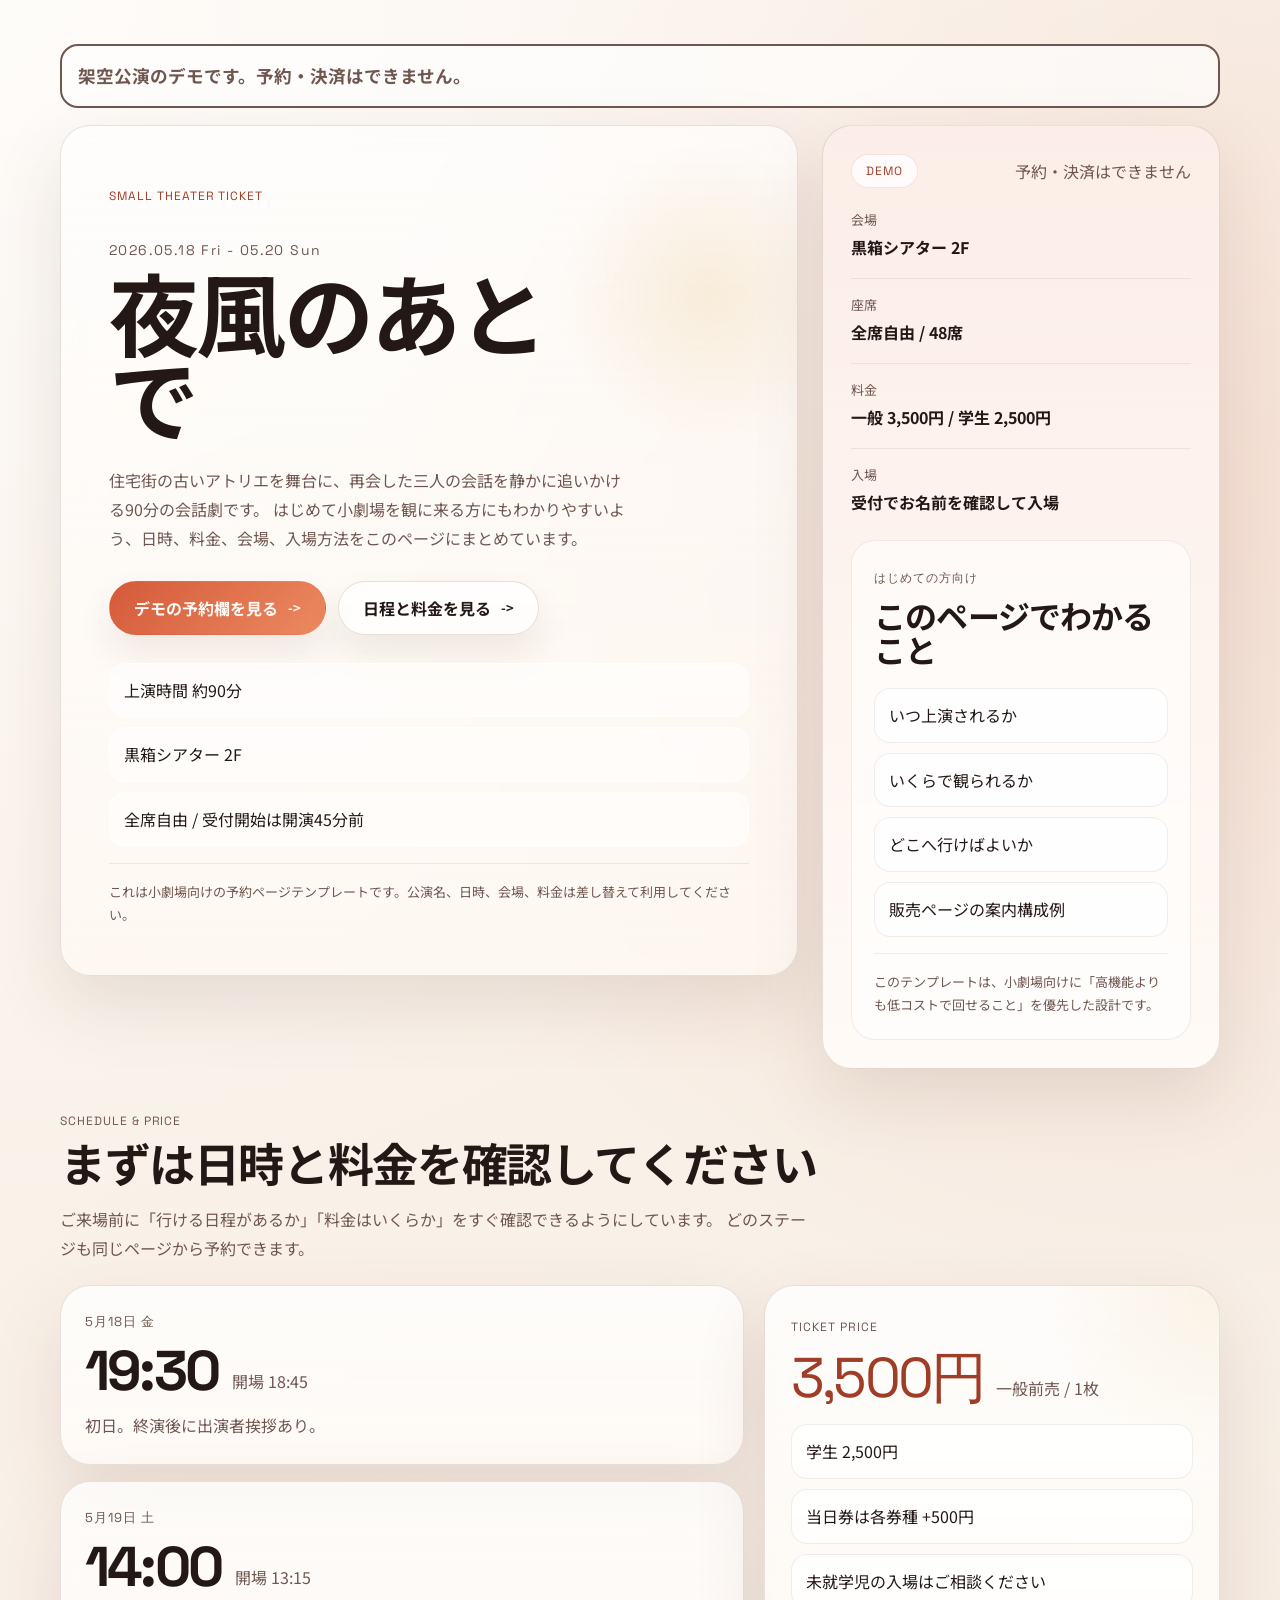
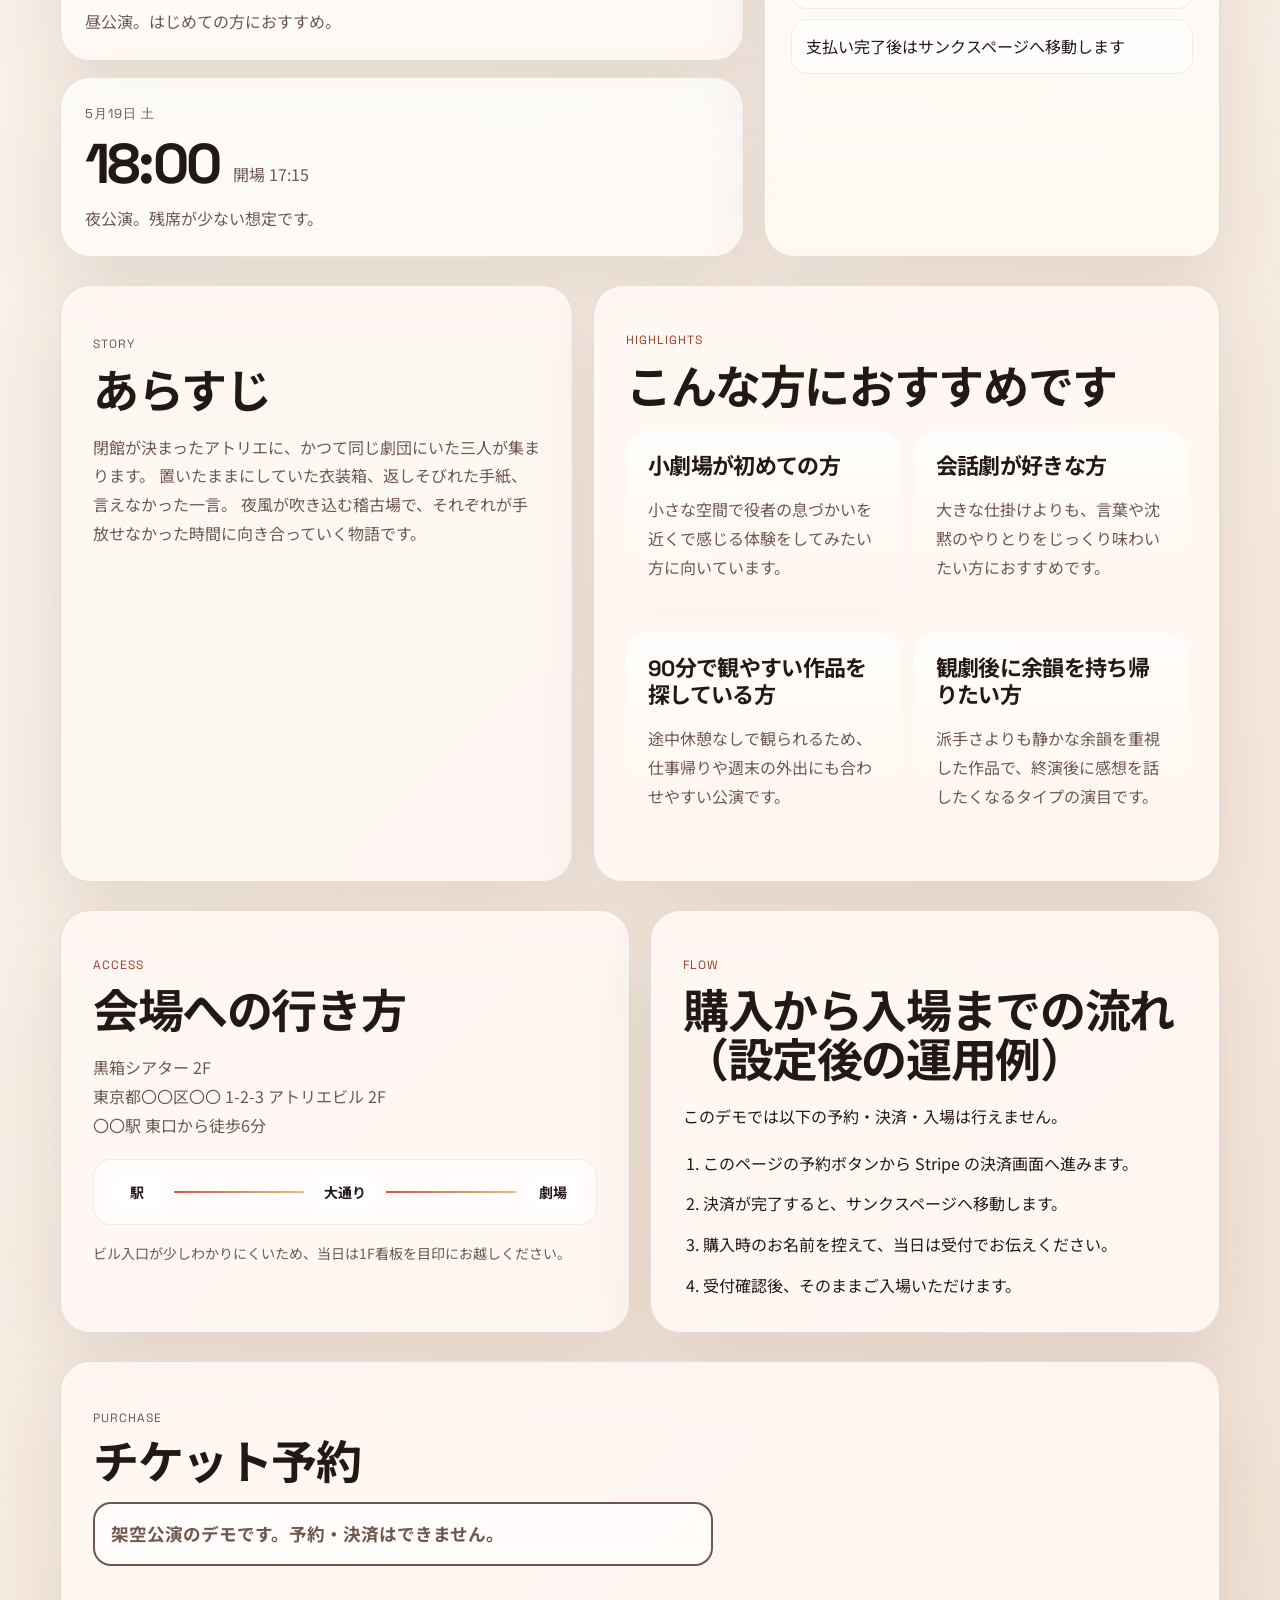
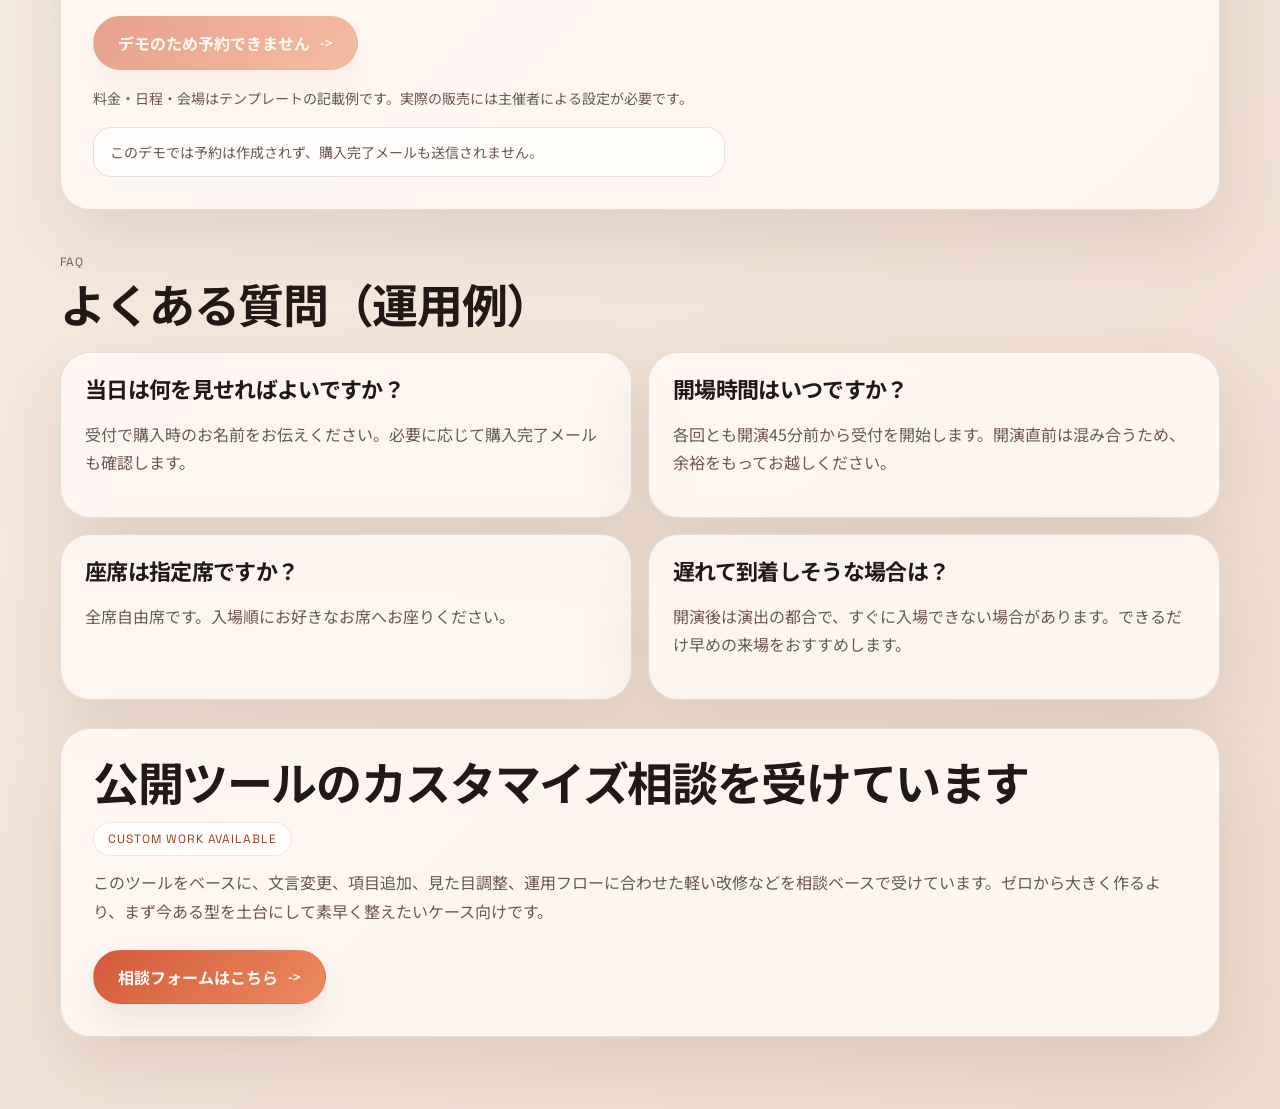
<file: index.html>
<!doctype html>
<html lang="ja">
  <head>
    <meta charset="UTF-8" />
    <meta name="viewport" content="width=device-width, initial-scale=1.0" />
    <title>架空公演デモ「夜風のあとで」| 小劇場チケット販売テンプレート</title>
    <meta
      name="description"
      content="架空公演のデモです。予約・決済はできません。小劇場チケット販売ページの構成例です。"
    />
    <meta property="og:type" content="website" />
    <meta property="og:title" content="架空公演デモ『夜風のあとで』" />
    <meta
      property="og:description"
      content="架空公演のデモです。予約・決済はできません。小劇場チケット販売ページの構成例です。"
    />
    <link rel="preconnect" href="https://fonts.googleapis.com" />
    <link rel="preconnect" href="https://fonts.gstatic.com" crossorigin />
    <link
      href="https://fonts.googleapis.com/css2?family=Space+Grotesk:wght@400;500;700&family=Noto+Sans+JP:wght@400;500;700&display=swap"
      rel="stylesheet"
    />
    <link rel="stylesheet" href="./styles.css" />
  </head>
  <body>
    <div class="page-shell">
      <p class="notice-box demo-notice" data-demo-only role="status"><strong>架空公演のデモです。予約・決済はできません。</strong></p>
      <header class="hero">
        <div class="hero-copy">
          <!-- TODO: 公演名・日程・導入文を自分の公演情報に差し替える -->
          <p class="eyebrow">Small Theater Ticket</p>
          <p class="hero-date">2026.05.18 Fri - 05.20 Sun</p>
          <h1>夜風のあとで</h1>
          <p class="hero-lead">
            住宅街の古いアトリエを舞台に、再会した三人の会話を静かに追いかける90分の会話劇です。
            はじめて小劇場を観に来る方にもわかりやすいよう、日時、料金、会場、入場方法をこのページにまとめています。
          </p>
          <div class="hero-actions">
            <a class="button button-primary" href="#purchase" data-booking-label>デモの予約欄を見る</a>
            <a class="button button-secondary" href="#schedule">日程と料金を見る</a>
          </div>
          <ul class="hero-points">
            <li>上演時間 約90分</li>
            <li>黒箱シアター 2F</li>
            <li>全席自由 / 受付開始は開演45分前</li>
          </ul>
          <p class="operator-note">
            これは小劇場向けの予約ページテンプレートです。公演名、日時、会場、料金は差し替えて利用してください。
          </p>
        </div>

        <aside class="ticket-panel" aria-label="公演概要">
          <div class="ticket-panel-head">
            <span class="badge" data-demo-only>DEMO</span><span class="badge" data-live-only hidden>Ticket Information</span>
            <p class="ticket-status" data-demo-only>予約・決済はできません</p><p class="ticket-status" data-live-only hidden>予約方法をご確認ください</p>
          </div>
          <!-- TODO: 会場・座席・料金・入場方法を実際の案内に差し替える -->
          <dl class="ticket-meta">
            <div>
              <dt>会場</dt>
              <dd>黒箱シアター 2F</dd>
            </div>
            <div>
              <dt>座席</dt>
              <dd>全席自由 / 48席</dd>
            </div>
            <div>
              <dt>料金</dt>
              <dd>一般 3,500円 / 学生 2,500円</dd>
            </div>
            <div>
              <dt>入場</dt>
              <dd>受付でお名前を確認して入場</dd>
            </div>
          </dl>
          <div class="ticket-card">
            <p class="mini-label">はじめての方向け</p>
            <h2>このページでわかること</h2>
            <ul class="info-list">
              <li>いつ上演されるか</li>
              <li>いくらで観られるか</li>
              <li>どこへ行けばよいか</li>
              <li>販売ページの案内構成例</li>
            </ul>
            <p class="operator-note">
              このテンプレートは、小劇場向けに「高機能よりも低コストで回せること」を優先した設計です。
            </p>
          </div>
        </aside>
      </header>

      <main>
        <section class="section schedule-section" id="schedule">
          <div class="section-heading">
            <p class="section-label">Schedule & Price</p>
            <h2>まずは日時と料金を確認してください</h2>
            <p>
              ご来場前に「行ける日程があるか」「料金はいくらか」をすぐ確認できるようにしています。
              どのステージも同じページから予約できます。
            </p>
          </div>

          <div class="schedule-grid">
            <div class="schedule-board">
              <!-- TODO: 日程ごとの日時・開場時間・注意書きを差し替える -->
              <article class="schedule-card">
                <p class="schedule-day">5月18日 金</p>
                <div class="schedule-time">
                  <strong>19:30</strong>
                  <span>開場 18:45</span>
                </div>
                <p class="schedule-note">初日。終演後に出演者挨拶あり。</p>
              </article>
              <article class="schedule-card">
                <p class="schedule-day">5月19日 土</p>
                <div class="schedule-time">
                  <strong>14:00</strong>
                  <span>開場 13:15</span>
                </div>
                <p class="schedule-note">昼公演。はじめての方におすすめ。</p>
              </article>
              <article class="schedule-card">
                <p class="schedule-day">5月19日 土</p>
                <div class="schedule-time">
                  <strong>18:00</strong>
                  <span>開場 17:15</span>
                </div>
                <p class="schedule-note">夜公演。残席が少ない想定です。</p>
              </article>
            </div>

            <div class="price-card">
              <!-- TODO: 券種と料金を実際の内容に差し替える -->
              <p class="mini-label">Ticket Price</p>
              <div class="price-row">
                <span class="price">3,500円</span>
                <span class="tax-note">一般前売 / 1枚</span>
              </div>
              <ul class="check-list">
                <li>学生 2,500円</li>
                <li>当日券は各券種 +500円</li>
                <li>未就学児の入場はご相談ください</li>
                <li>支払い完了後はサンクスページへ移動します</li>
              </ul>
            </div>
          </div>
        </section>

        <section class="section story-section">
          <div class="story-card story-copy">
            <p class="section-label">Story</p>
            <h2>あらすじ</h2>
            <p>
              閉館が決まったアトリエに、かつて同じ劇団にいた三人が集まります。
              置いたままにしていた衣装箱、返しそびれた手紙、言えなかった一言。
              夜風が吹き込む稽古場で、それぞれが手放せなかった時間に向き合っていく物語です。
            </p>
          </div>

          <div class="story-card highlights-card">
            <p class="section-label">Highlights</p>
            <h2>こんな方におすすめです</h2>
            <div class="feature-grid">
              <article class="feature-card">
                <h3>小劇場が初めての方</h3>
                <p>小さな空間で役者の息づかいを近くで感じる体験をしてみたい方に向いています。</p>
              </article>
              <article class="feature-card">
                <h3>会話劇が好きな方</h3>
                <p>大きな仕掛けよりも、言葉や沈黙のやりとりをじっくり味わいたい方におすすめです。</p>
              </article>
              <article class="feature-card">
                <h3>90分で観やすい作品を探している方</h3>
                <p>途中休憩なしで観られるため、仕事帰りや週末の外出にも合わせやすい公演です。</p>
              </article>
              <article class="feature-card">
                <h3>観劇後に余韻を持ち帰りたい方</h3>
                <p>派手さよりも静かな余韻を重視した作品で、終演後に感想を話したくなるタイプの演目です。</p>
              </article>
            </div>
          </div>
        </section>

        <section class="section guide-section">
          <div class="guide-layout">
            <article class="guide-card access-card">
              <!-- TODO: 会場住所とアクセス情報を実際の内容に差し替える -->
              <p class="section-label">Access</p>
              <h2>会場への行き方</h2>
              <p class="guide-text">
                黒箱シアター 2F<br />
                東京都〇〇区〇〇 1-2-3 アトリエビル 2F<br />
                〇〇駅 東口から徒歩6分
              </p>
              <div class="route-box">
                <span class="route-stop">駅</span>
                <span class="route-line"></span>
                <span class="route-stop">大通り</span>
                <span class="route-line"></span>
                <span class="route-stop">劇場</span>
              </div>
              <p class="helper">
                ビル入口が少しわかりにくいため、当日は1F看板を目印にお越しください。
              </p>
            </article>

            <article class="guide-card flow-card">
              <!-- TODO: 受付方法や当日の流れを自分たちの運用に合わせて調整する -->
              <p class="section-label">Flow</p>
              <h2>購入から入場までの流れ（設定後の運用例）</h2>
              <p data-demo-only>このデモでは以下の予約・決済・入場は行えません。</p>
              <ol class="flow-list">
                <li>このページの予約ボタンから Stripe の決済画面へ進みます。</li>
                <li>決済が完了すると、サンクスページへ移動します。</li>
                <li>購入時のお名前を控えて、当日は受付でお伝えください。</li>
                <li>受付確認後、そのままご入場いただけます。</li>
              </ol>
            </article>
          </div>
        </section>

        <section class="section purchase-section" id="purchase">
          <div class="purchase-card">
            <div class="section-heading compact">
              <p class="section-label">Purchase</p>
              <h2>チケット予約</h2>
              <p class="notice-box demo-notice" data-demo-only><strong>架空公演のデモです。予約・決済はできません。</strong></p>
              <p data-live-only hidden>
                日時と料金をご確認のうえ、下のボタンからご予約ください。
                決済完了後は、そのままご来場前の案内ページへ進みます。
              </p>
            </div>

            <div class="purchase-layout">
              <div>
                <div class="purchase-actions">
                  <!-- TODO: script.js の paymentLinkUrl を設定して予約導線を有効化する -->
                  <a
                    id="payment-link-button"
                    class="button button-primary"
                    aria-disabled="true"
                    tabindex="-1"
                    target="_blank"
                    rel="noreferrer"
                  >
                    デモのため予約できません
                  </a>
                  <button id="checkout-button" class="button button-primary" type="button" disabled hidden>Stripeの決済画面へ進む</button>
                </div>
                <p id="checkout-status" role="status" aria-live="polite"></p>
                <p class="helper">
                  料金・日程・会場はテンプレートの記載例です。実際の販売には主催者による設定が必要です。
                </p>
                <div class="notice-box">
                  このデモでは予約は作成されず、購入完了メールも送信されません。
                </div>
              </div>

              <div class="purchase-side">
                <div class="simple-note" aria-label="予約前の確認" data-live-only hidden>
                  <strong>予約前の確認</strong>
                  <p>
                    予約するステージ、料金、会場を確認してからお進みください。開演直前は混み合うため、少し早めの来場がおすすめです。
                  </p>
                </div>
                <div class="simple-note" aria-label="入場のご案内" data-live-only hidden>
                  <strong>入場のご案内</strong>
                  <p>
                    受付では購入時のお名前を確認します。購入完了メールをすぐ見られるようにしておくと、よりスムーズです。
                  </p>
                </div>
              </div>
            </div>
          </div>
        </section>

        <section class="section faq-section">
          <div class="section-heading compact">
            <p class="section-label">FAQ</p>
            <h2>よくある質問（運用例）</h2>
          </div>
          <!-- TODO: FAQ は実際の公演で聞かれそうな内容に差し替える -->
          <div class="faq-list">
            <article>
              <h3>当日は何を見せればよいですか？</h3>
              <p>受付で購入時のお名前をお伝えください。必要に応じて購入完了メールも確認します。</p>
            </article>
            <article>
              <h3>開場時間はいつですか？</h3>
              <p>各回とも開演45分前から受付を開始します。開演直前は混み合うため、余裕をもってお越しください。</p>
            </article>
            <article>
              <h3>座席は指定席ですか？</h3>
              <p>全席自由席です。入場順にお好きなお席へお座りください。</p>
            </article>
            <article>
              <h3>遅れて到着しそうな場合は？</h3>
              <p>開演後は演出の都合で、すぐに入場できない場合があります。できるだけ早めの来場をおすすめします。</p>
            </article>
          </div>
        </section>

        <section class="section customize-section" aria-labelledby="customize-title">
          <div class="customize-card">
            <div class="customize-card-head">
              <h2 id="customize-title">公開ツールのカスタマイズ相談を受けています</h2>
              <span class="customize-badge">custom work available</span>
            </div>
            <p>このツールをベースに、文言変更、項目追加、見た目調整、運用フローに合わせた軽い改修などを相談ベースで受けています。ゼロから大きく作るより、まず今ある型を土台にして素早く整えたいケース向けです。</p>
            <div class="customize-actions">
              <a class="button button-primary" href="https://docs.google.com/forms/d/e/1FAIpQLSdiC1fGdMA0lqVVoyfGLT9gj6ySGYalV7INjXDvK4qUIppGjA/viewform?usp=publish-editor" target="_blank" rel="noreferrer">相談フォームはこちら</a>
            </div>
          </div>
        </section>
      </main>
    </div>

    <script src="./script.js"></script>
  </body>
</html>
</file>
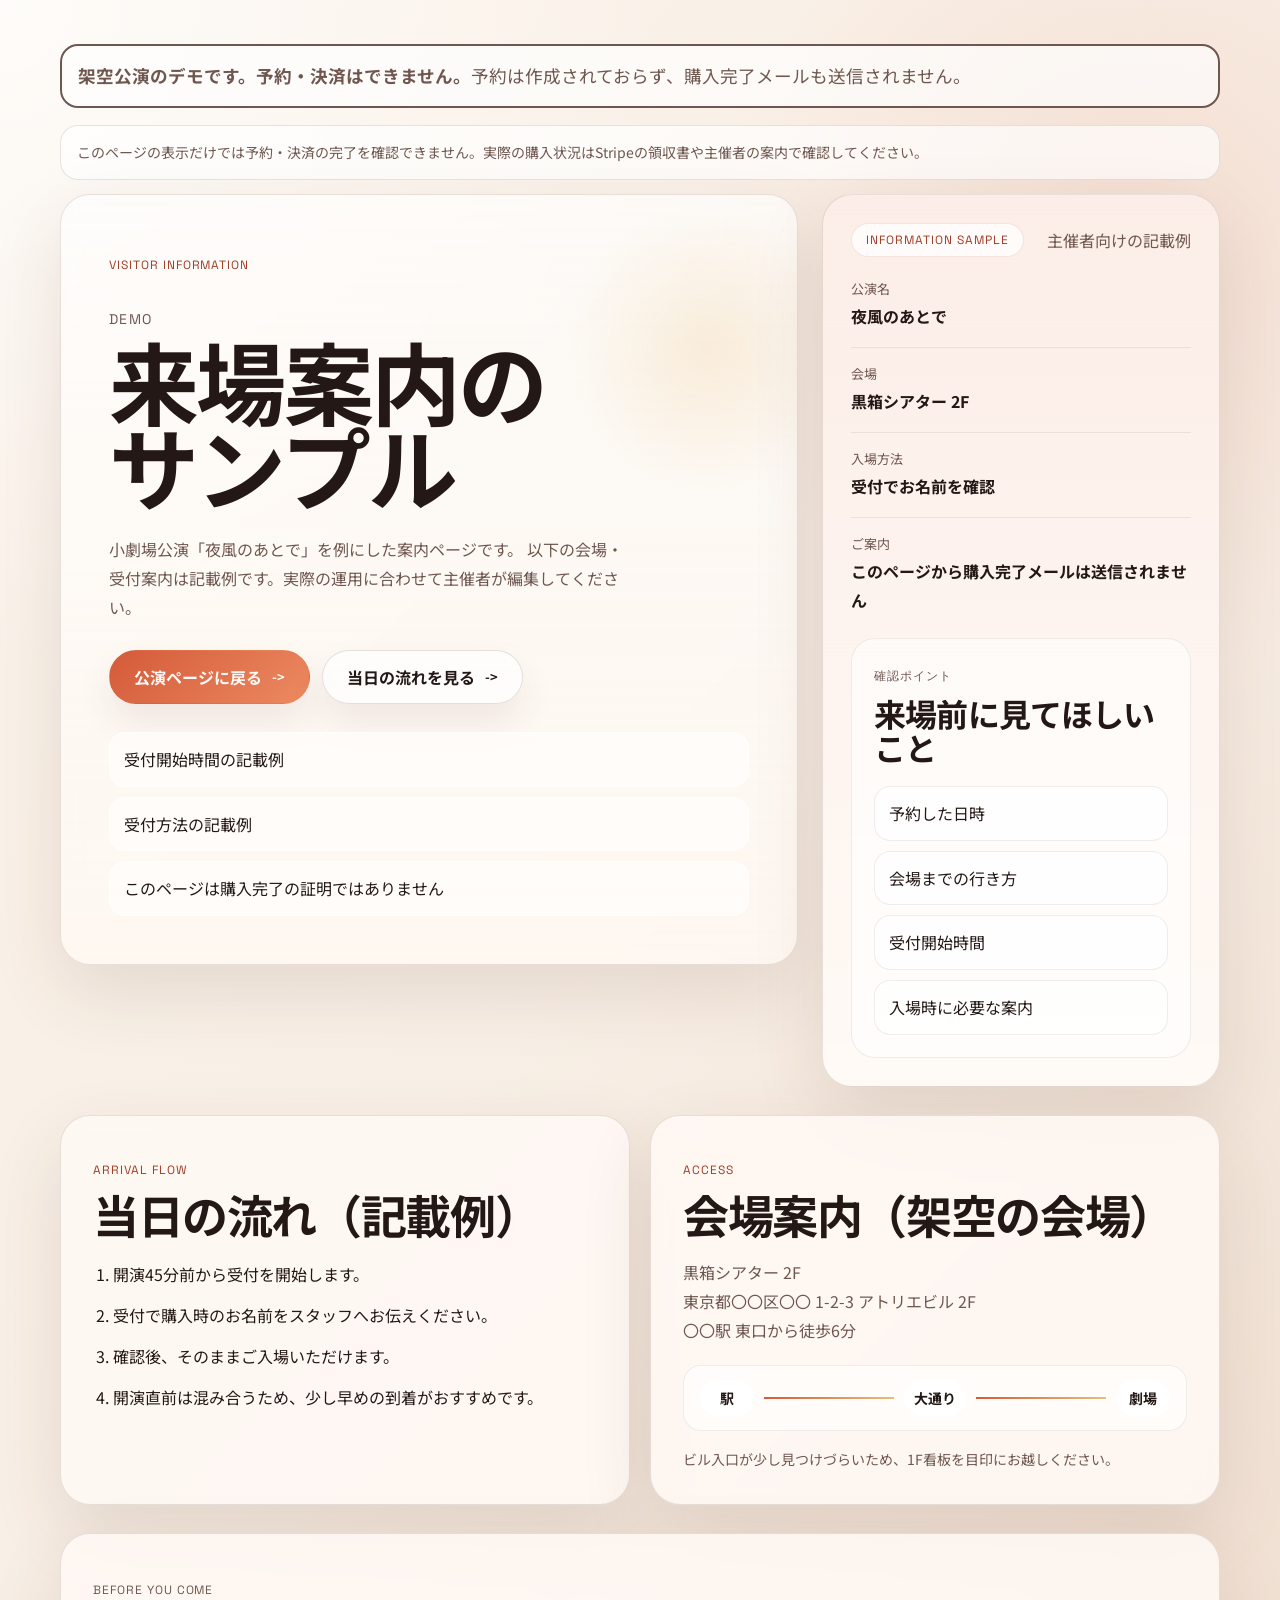
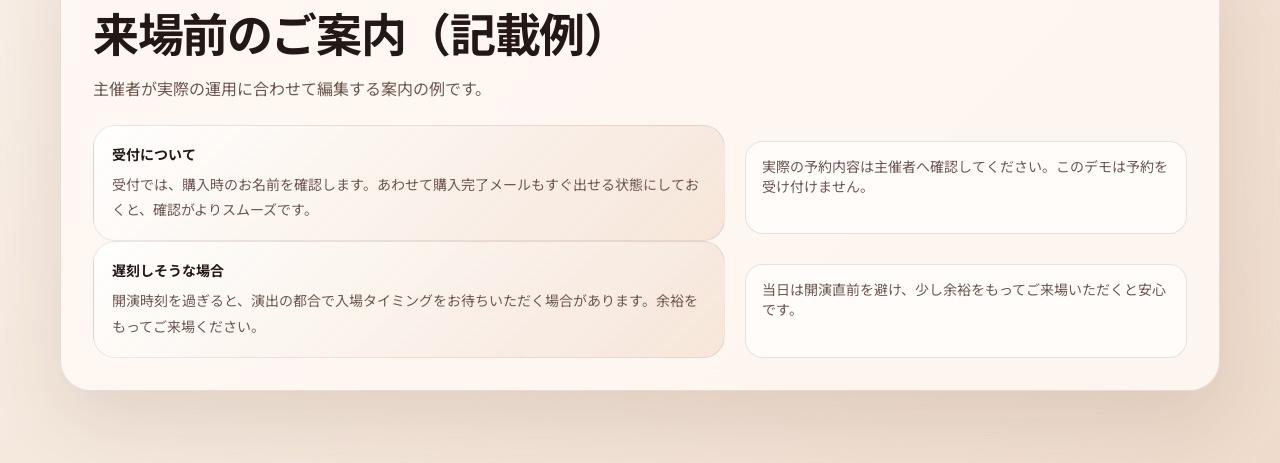
<file: thanks.html>
<!doctype html>
<html lang="ja">
  <head>
    <meta charset="UTF-8" />
    <meta name="viewport" content="width=device-width, initial-scale=1.0" />
    <title>来場案内のサンプル | 夜風のあとで</title>
    <meta
      name="description"
      content="架空公演のデモです。予約・決済はできません。このページの表示は購入完了の証明にはなりません。"
    />
    <meta property="og:type" content="website" />
    <meta property="og:title" content="来場案内のサンプル | 夜風のあとで" />
    <meta
      property="og:description"
      content="架空公演のデモです。予約・決済はできません。このページの表示は購入完了の証明にはなりません。"
    />
    <link rel="preconnect" href="https://fonts.googleapis.com" />
    <link rel="preconnect" href="https://fonts.gstatic.com" crossorigin />
    <link
      href="https://fonts.googleapis.com/css2?family=Space+Grotesk:wght@400;500;700&family=Noto+Sans+JP:wght@400;500;700&display=swap"
      rel="stylesheet"
    />
    <link rel="stylesheet" href="./styles.css" />
  </head>
  <body>
    <div class="page-shell">
      <p class="notice-box demo-notice" data-demo-only role="status"><strong>架空公演のデモです。予約・決済はできません。</strong>予約は作成されておらず、購入完了メールも送信されません。</p>
      <p class="notice-box">このページの表示だけでは予約・決済の完了を確認できません。実際の購入状況はStripeの領収書や主催者の案内で確認してください。</p>
      <header class="hero">
        <div class="hero-copy">
          <!-- TODO: 公演名と予約完了後の案内文を自分たちの運用に合わせて差し替える -->
          <p class="eyebrow">Visitor Information</p>
          <p class="hero-date" data-demo-only>DEMO</p>
          <h1>来場案内のサンプル</h1>
          <p class="hero-lead">
            小劇場公演「夜風のあとで」を例にした案内ページです。
            以下の会場・受付案内は記載例です。実際の運用に合わせて主催者が編集してください。
          </p>
          <div class="hero-actions">
            <a class="button button-primary" href="./index.html">公演ページに戻る</a>
            <a class="button button-secondary" href="#arrival">当日の流れを見る</a>
          </div>
          <ul class="hero-points">
            <li>受付開始時間の記載例</li>
            <li>受付方法の記載例</li>
            <li>このページは購入完了の証明ではありません</li>
          </ul>
        </div>

        <aside class="ticket-panel" aria-label="予約内容の案内">
          <div class="ticket-panel-head">
            <span class="badge">Information Sample</span>
            <p class="ticket-status">主催者向けの記載例</p>
          </div>
          <!-- TODO: 会場名・入場方法・保存してほしい案内を実際の運用に合わせて差し替える -->
          <dl class="ticket-meta">
            <div>
              <dt>公演名</dt>
              <dd>夜風のあとで</dd>
            </div>
            <div>
              <dt>会場</dt>
              <dd>黒箱シアター 2F</dd>
            </div>
            <div>
              <dt>入場方法</dt>
              <dd>受付でお名前を確認</dd>
            </div>
            <div>
              <dt>ご案内</dt>
              <dd>このページから購入完了メールは送信されません</dd>
            </div>
          </dl>
          <div class="ticket-card">
            <p class="mini-label">確認ポイント</p>
            <h2>来場前に見てほしいこと</h2>
            <ul class="info-list">
              <li>予約した日時</li>
              <li>会場までの行き方</li>
              <li>受付開始時間</li>
              <li>入場時に必要な案内</li>
            </ul>
          </div>
        </aside>
      </header>

      <main>
        <section class="section guide-section" id="arrival">
          <div class="guide-layout">
            <article class="guide-card flow-card">
              <!-- TODO: 当日の流れは実際の受付運用に合わせて調整する -->
              <p class="section-label">Arrival Flow</p>
              <h2>当日の流れ（記載例）</h2>
              <ol class="flow-list">
                <li>開演45分前から受付を開始します。</li>
                <li>受付で購入時のお名前をスタッフへお伝えください。</li>
                <li>確認後、そのままご入場いただけます。</li>
                <li>開演直前は混み合うため、少し早めの到着がおすすめです。</li>
              </ol>
            </article>

            <article class="guide-card access-card">
              <!-- TODO: 会場住所とアクセス情報を実際の内容に差し替える -->
              <p class="section-label">Access</p>
              <h2>会場案内（架空の会場）</h2>
              <p class="guide-text">
                黒箱シアター 2F<br />
                東京都〇〇区〇〇 1-2-3 アトリエビル 2F<br />
                〇〇駅 東口から徒歩6分
              </p>
              <div class="route-box">
                <span class="route-stop">駅</span>
                <span class="route-line"></span>
                <span class="route-stop">大通り</span>
                <span class="route-line"></span>
                <span class="route-stop">劇場</span>
              </div>
              <p class="helper">
                ビル入口が少し見つけづらいため、1F看板を目印にお越しください。
              </p>
            </article>
          </div>
        </section>

        <section class="section purchase-section">
          <div class="purchase-card">
            <div class="section-heading compact">
              <p class="section-label">Before You Come</p>
              <h2>来場前のご案内（記載例）</h2>
              <p>
                主催者が実際の運用に合わせて編集する案内の例です。
              </p>
            </div>

            <div class="purchase-layout">
              <div>
                <div class="simple-note" aria-label="受付案内">
                  <strong>受付について</strong>
                  <p>
                    受付では、購入時のお名前を確認します。あわせて購入完了メールもすぐ出せる状態にしておくと、確認がよりスムーズです。
                  </p>
                </div>
                <div class="simple-note" aria-label="遅刻時の案内">
                  <strong>遅刻しそうな場合</strong>
                  <p>
                    開演時刻を過ぎると、演出の都合で入場タイミングをお待ちいただく場合があります。余裕をもってご来場ください。
                  </p>
                </div>
              </div>

              <div class="purchase-side">
                <div class="notice-box">
                  実際の予約内容は主催者へ確認してください。このデモは予約を受け付けません。
                </div>
                <div class="notice-box">
                  当日は開演直前を避け、少し余裕をもってご来場いただくと安心です。
                </div>
              </div>
            </div>
          </div>
        </section>
      </main>
    </div>
    <script src="./script.js"></script>
  </body>
</html>
</file>
<file: styles.css>
:root {
  --bg: #f8efe6;
  --bg-strong: #f3dfcf;
  --surface: rgba(255, 250, 246, 0.84);
  --surface-strong: #fffaf6;
  --text: #241816;
  --muted: #6f5750;
  --line: rgba(71, 36, 31, 0.12);
  --accent: #d45a3a;
  --accent-dark: #9f3d26;
  --accent-soft: rgba(212, 90, 58, 0.12);
  --accent-gold: #e7be78;
  --shadow: 0 28px 72px rgba(92, 46, 34, 0.12);
  --shadow-soft: 0 18px 36px rgba(92, 46, 34, 0.09);
}

* {
  box-sizing: border-box;
}

html {
  scroll-behavior: smooth;
}

body {
  margin: 0;
  min-height: 100vh;
  color: var(--text);
  font-family: "Noto Sans JP", sans-serif;
  background:
    radial-gradient(circle at top left, rgba(255, 255, 255, 0.72), transparent 28%),
    radial-gradient(circle at 88% 12%, rgba(212, 90, 58, 0.12), transparent 20%),
    linear-gradient(135deg, #fbf3ea 0%, #f8efe6 46%, #eedbcc 100%);
}

body::before {
  content: "";
  position: fixed;
  inset: 0;
  pointer-events: none;
  background-image:
    linear-gradient(rgba(255, 255, 255, 0.18) 1px, transparent 1px),
    linear-gradient(90deg, rgba(255, 255, 255, 0.12) 1px, transparent 1px);
  background-size: 36px 36px;
  mask-image: linear-gradient(180deg, rgba(0, 0, 0, 0.28), transparent 78%);
  opacity: 0.45;
}

a {
  color: inherit;
  text-decoration: none;
}

.page-shell {
  width: min(1160px, calc(100% - 32px));
  margin: 0 auto;
  padding: 28px 0 72px;
}

.hero,
.section {
  position: relative;
}

.hero {
  display: grid;
  grid-template-columns: minmax(0, 1.3fr) minmax(320px, 0.7fr);
  gap: 24px;
  align-items: start;
}

.hero-copy,
.ticket-panel,
.story-card,
.guide-card,
.purchase-card,
.faq-list article,
.schedule-card,
.price-card {
  border: 1px solid var(--line);
  border-radius: 30px;
  background: var(--surface);
  backdrop-filter: blur(10px);
  box-shadow: var(--shadow);
}

.hero-copy {
  padding: 48px;
  overflow: hidden;
  background:
    radial-gradient(circle at 88% 20%, rgba(231, 190, 120, 0.22), transparent 16%),
    linear-gradient(180deg, rgba(255, 255, 255, 0.62), rgba(255, 249, 243, 0.84));
}

.ticket-panel {
  position: sticky;
  top: 20px;
  padding: 28px;
  background:
    linear-gradient(180deg, rgba(212, 90, 58, 0.08), rgba(255, 250, 246, 0.94)),
    var(--surface-strong);
}

.eyebrow,
.section-label,
.badge,
.mini-label {
  display: inline-block;
  font-family: "Space Grotesk", sans-serif;
  letter-spacing: 0.08em;
  text-transform: uppercase;
  font-size: 12px;
}

.eyebrow,
.section-label {
  color: var(--accent-dark);
}

.hero-date {
  margin: 18px 0 0;
  font-family: "Space Grotesk", sans-serif;
  font-size: 14px;
  letter-spacing: 0.1em;
  color: var(--muted);
}

h1,
h2,
h3 {
  margin: 0;
  font-family: "Space Grotesk", "Noto Sans JP", sans-serif;
  letter-spacing: -0.03em;
}

h1 {
  margin-top: 14px;
  font-size: clamp(44px, 8vw, 90px);
  line-height: 0.94;
  max-width: 8ch;
}

h2 {
  font-size: clamp(28px, 4vw, 46px);
  line-height: 1.06;
}

h3 {
  font-size: 22px;
  line-height: 1.2;
}

p,
li,
dd {
  line-height: 1.8;
}

.hero-lead,
.section-heading p,
.story-copy p,
.guide-text,
.helper,
.faq-list p,
.feature-card p,
.schedule-note,
.simple-note p {
  color: var(--muted);
}

.hero-lead {
  margin: 20px 0 0;
  max-width: 58ch;
}

.hero-actions,
.purchase-actions {
  display: flex;
  flex-wrap: wrap;
  gap: 12px;
  margin-top: 28px;
}

.button {
  display: inline-flex;
  align-items: center;
  justify-content: center;
  gap: 10px;
  min-height: 54px;
  padding: 0 24px;
  border-radius: 999px;
  border: 1px solid transparent;
  font-weight: 700;
  box-shadow: var(--shadow-soft);
  cursor: pointer;
  transition:
    transform 160ms ease,
    box-shadow 160ms ease,
    background 160ms ease,
    border-color 160ms ease;
}

.button:hover {
  transform: translateY(-2px);
  box-shadow: 0 22px 40px rgba(92, 46, 34, 0.14);
}

.button::after {
  content: "->";
  font-size: 13px;
}

.button-primary {
  background: linear-gradient(135deg, var(--accent), #ec8a61);
  color: #fffaf7;
}

.button-primary:hover {
  background: linear-gradient(135deg, var(--accent-dark), var(--accent));
}

.button-secondary {
  background: rgba(255, 255, 255, 0.7);
  border-color: rgba(71, 36, 31, 0.14);
}

.hero-points,
.info-list,
.check-list,
.flow-list,
.faq-list {
  padding: 0;
  margin: 0;
}

.hero-points {
  list-style: none;
  display: grid;
  gap: 10px;
  margin-top: 28px;
}

.hero-points li {
  padding: 12px 14px;
  border-radius: 16px;
  background: rgba(255, 255, 255, 0.54);
  border: 1px solid rgba(255, 255, 255, 0.58);
}

.ticket-panel-head {
  display: flex;
  justify-content: space-between;
  gap: 12px;
  align-items: center;
}

.badge {
  padding: 8px 14px;
  border-radius: 999px;
  color: var(--accent-dark);
  background: rgba(255, 255, 255, 0.76);
  border: 1px solid rgba(159, 61, 38, 0.12);
}

.ticket-status,
.mini-label {
  margin: 0;
  color: var(--muted);
}

.ticket-meta {
  margin: 22px 0 0;
  display: grid;
  gap: 16px;
}

.ticket-meta div {
  display: grid;
  gap: 4px;
  padding-bottom: 16px;
  border-bottom: 1px solid rgba(71, 36, 31, 0.08);
}

.ticket-meta div:last-child {
  border-bottom: 0;
  padding-bottom: 0;
}

.ticket-meta dt {
  color: var(--muted);
  font-size: 13px;
}

.ticket-meta dd {
  margin: 0;
  font-weight: 700;
}

.ticket-card {
  margin-top: 24px;
  padding: 22px;
  border-radius: 24px;
  background: rgba(255, 255, 255, 0.58);
  border: 1px solid rgba(71, 36, 31, 0.08);
}

.ticket-card h2 {
  margin-top: 12px;
  font-size: clamp(24px, 3vw, 32px);
}

.operator-note {
  margin: 16px 0 0;
  padding-top: 16px;
  border-top: 1px solid rgba(71, 36, 31, 0.08);
  font-size: 13px;
  color: var(--muted);
}

.info-list,
.check-list {
  list-style: none;
  display: grid;
  gap: 10px;
  margin-top: 18px;
}

.info-list li,
.check-list li {
  padding: 12px 14px;
  border-radius: 16px;
  background: rgba(255, 255, 255, 0.72);
  border: 1px solid rgba(71, 36, 31, 0.08);
}

.section {
  margin-top: 28px;
}

.section-heading {
  max-width: 760px;
}

.section-heading h2 {
  margin-top: 10px;
}

.section-heading p {
  margin: 14px 0 0;
}

.section-heading.compact {
  max-width: 620px;
}

.schedule-grid {
  display: grid;
  grid-template-columns: minmax(0, 1.2fr) minmax(300px, 0.8fr);
  gap: 20px;
  margin-top: 22px;
}

.schedule-board {
  display: grid;
  gap: 16px;
}

.schedule-card {
  padding: 24px;
  background:
    linear-gradient(180deg, rgba(255, 255, 255, 0.76), rgba(255, 250, 246, 0.92));
}

.schedule-day {
  margin: 0;
  color: var(--muted);
  font-family: "Space Grotesk", sans-serif;
  text-transform: uppercase;
  letter-spacing: 0.08em;
  font-size: 13px;
}

.schedule-time {
  display: flex;
  gap: 14px;
  align-items: end;
  margin-top: 10px;
}

.schedule-time strong,
.price {
  font-family: "Space Grotesk", sans-serif;
  font-size: clamp(34px, 5vw, 56px);
  line-height: 1;
  letter-spacing: -0.05em;
}

.schedule-time span,
.tax-note {
  color: var(--muted);
  padding-bottom: 6px;
}

.schedule-note {
  margin: 12px 0 0;
}

.price-card {
  padding: 26px;
  background:
    radial-gradient(circle at top right, rgba(231, 190, 120, 0.16), transparent 24%),
    linear-gradient(180deg, rgba(255, 255, 255, 0.8), rgba(255, 249, 243, 0.92));
}

.price-row {
  display: flex;
  gap: 12px;
  align-items: end;
  margin-top: 12px;
}

.price {
  color: var(--accent-dark);
}

.story-section {
  display: grid;
  grid-template-columns: 0.9fr 1.1fr;
  gap: 20px;
}

.story-card,
.guide-card,
.purchase-card {
  padding: 32px;
}

.story-copy p {
  margin-top: 16px;
}

.highlights-card .feature-grid {
  display: grid;
  grid-template-columns: repeat(2, minmax(0, 1fr));
  gap: 14px;
  margin-top: 18px;
}

.feature-card {
  padding: 22px;
  border-radius: 22px;
  background:
    linear-gradient(180deg, rgba(255, 255, 255, 0.72), rgba(255, 244, 236, 0.86));
  box-shadow: none;
}

.feature-card h3 {
  margin-bottom: 10px;
}

.guide-layout {
  display: grid;
  grid-template-columns: repeat(2, minmax(0, 1fr));
  gap: 20px;
}

.route-box {
  display: flex;
  align-items: center;
  gap: 10px;
  margin-top: 20px;
  padding: 14px 16px;
  border-radius: 18px;
  background: rgba(255, 255, 255, 0.66);
  border: 1px solid rgba(71, 36, 31, 0.08);
}

.route-stop {
  min-width: 54px;
  padding: 8px 10px;
  text-align: center;
  border-radius: 999px;
  background: #fff;
  font-size: 14px;
  font-weight: 700;
}

.route-line {
  flex: 1;
  height: 2px;
  background: linear-gradient(90deg, var(--accent), var(--accent-gold));
}

.flow-list {
  margin-top: 18px;
  padding-left: 20px;
  display: grid;
  gap: 12px;
}

.purchase-layout {
  display: grid;
  grid-template-columns: minmax(0, 1fr) minmax(280px, 0.7fr);
  gap: 20px;
  margin-top: 22px;
}

.purchase-side {
  display: grid;
  gap: 14px;
}

.helper,
.notice-box,
.simple-note {
  font-size: 14px;
}

.helper {
  margin: 16px 0 0;
}

.notice-box {
  margin-top: 16px;
  padding: 14px 16px;
  border-radius: 18px;
  background: rgba(255, 255, 255, 0.68);
  border: 1px solid var(--line);
  color: var(--muted);
}

.simple-note {
  padding: 18px;
  border-radius: 22px;
  border: 1px solid rgba(71, 36, 31, 0.1);
  background:
    linear-gradient(135deg, rgba(255, 255, 255, 0.84), rgba(243, 223, 207, 0.7));
}

.simple-note strong {
  display: inline-block;
  margin-bottom: 8px;
  font-family: "Space Grotesk", "Noto Sans JP", sans-serif;
}

.simple-note p {
  margin: 0;
}

.faq-list {
  list-style: none;
  display: grid;
  grid-template-columns: repeat(2, minmax(0, 1fr));
  gap: 16px;
  margin-top: 20px;
}

.faq-list article {
  padding: 24px;
}

.faq-list h3 {
  margin-bottom: 10px;
}

.customize-card {
  padding: 32px;
  border: 1px solid var(--line);
  border-radius: 30px;
  background: var(--surface);
  backdrop-filter: blur(10px);
  box-shadow: var(--shadow);
}

.customize-card-head {
  display: flex;
  flex-wrap: wrap;
  align-items: center;
  justify-content: space-between;
  gap: 12px;
  margin-bottom: 12px;
}

.customize-card p {
  margin: 0;
  color: var(--muted);
}

.customize-badge {
  display: inline-flex;
  align-items: center;
  padding: 8px 14px;
  border-radius: 999px;
  color: var(--accent-dark);
  background: rgba(255, 255, 255, 0.76);
  border: 1px solid rgba(159, 61, 38, 0.12);
  font-family: "Space Grotesk", sans-serif;
  letter-spacing: 0.08em;
  text-transform: uppercase;
  font-size: 12px;
}

.customize-actions {
  display: flex;
  flex-wrap: wrap;
  gap: 12px;
  margin-top: 24px;
}

@media (max-width: 980px) {
  .hero,
  .schedule-grid,
  .story-section,
  .guide-layout,
  .purchase-layout,
  .faq-list {
    grid-template-columns: 1fr;
  }

  .ticket-panel {
    position: static;
  }
}

@media (max-width: 720px) {
  .page-shell {
    width: min(100% - 20px, 1160px);
    padding-top: 18px;
  }

  .hero-copy,
  .ticket-panel,
  .story-card,
  .guide-card,
  .purchase-card,
  .customize-card,
  .faq-list article,
  .schedule-card,
  .price-card {
    padding: 22px;
    border-radius: 24px;
  }

  h1 {
    max-width: none;
    font-size: 46px;
  }

  .highlights-card .feature-grid {
    grid-template-columns: 1fr;
  }

  .button {
    width: 100%;
  }

  .route-box {
    flex-wrap: wrap;
  }

  .route-line {
    min-width: 24px;
  }
}
:root .button[aria-disabled="true"] { opacity: .55; cursor: not-allowed; }
:root [hidden] { display: none !important; }
.demo-notice { border: 2px solid currentColor; font-size: 1.1rem; }
</file>
